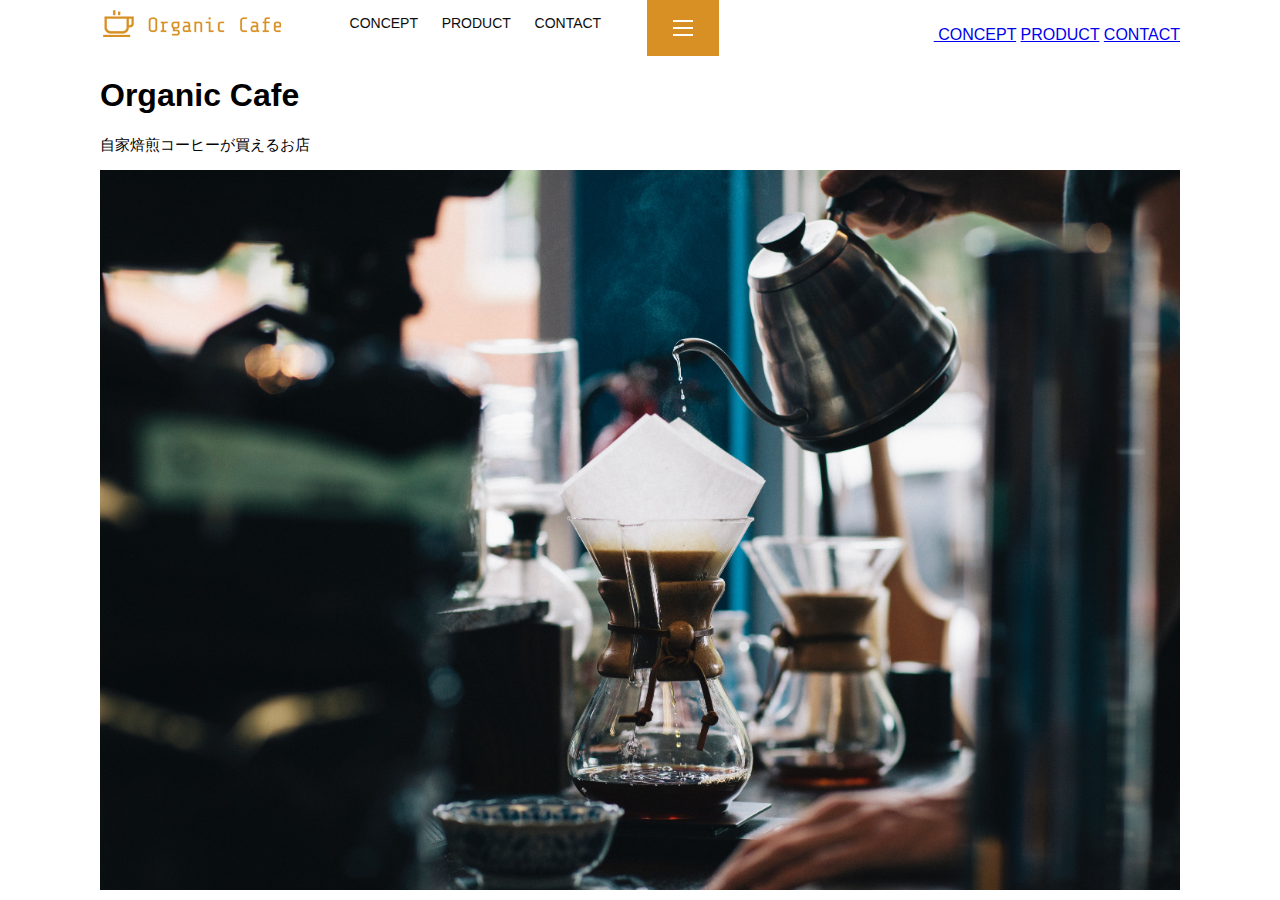
<file: html-css-kadai_013/index.html>
<!DOCTYPE html>
<html>
  <head>
    <title>Organic Cafe</title>
    <meta charset="UTF-8" />
    <meta
      name="description"
      content="自家焙煎のコーヒーがお家で楽しめるOrganic Cafe"
    />
    <meta name="viewport" content="width=device-width, initial-scale=1.0" />
    <link rel="stylesheet" href="style.css" />
  </head>
  <body>
    <!-- ヘッダー -->
    <header>
      <!-- ロゴ -->
      <a href="index.html" id="logo"
        ><img src="images/logo.png" alt="トップページに戻る"
      /></a>

      <!-- PC用ナビゲーション -->
      <nav id="nav-pc">
        <a href="index.html#concept">CONCEPT</a>
        <a href="index.html#product">PRODUCT</a>
        <a href="index.html#contact">CONTACT</a>
      </nav>

      <!-- スマホ用メニューボタン -->
      <img id="menu-sp" src="images/button-menu.png" alt="ナビゲーションを開く"
      onclick="document.getElementById('nav-sp').style.display = 'block'">

      <!-- スマホ用ナビゲーション -->
      <nav id="nav-sp">
        <img id="close"  src="images/button-close.png" alt="ナビゲーションを閉じる" onclick="document.getElementById('nav-sp').style.display = 'none'">
        <a id="logo-sp" href="index.html" onclick="document.getElementById('nav-sp').style.display = 'none'">
        <img src="images/logo-sp.png" alt="トップページに戻る">
        </a>

        <a class="menu" href="index.html#concept" onclick="document.getElementById('nav-sp').style.display = 'none'">CONCEPT</a>

        <a class="menu" href="index.html#concept" onclick="document.getElementById('nav-sp').style.display = 'none'">PRODUCT</a>

        <a class="menu" href="index.html#concept" onclick="document.getElementById('nav-sp').style.display = 'none'">CONTACT</a>

      </nav>
      
    </header>
    <main>
      <article>
        <!-- メインビジュアル -->
        <section id="main-visual">
          <div id="main-message">
            <h1>Organic Cafe</h1>
            <p>自家焙煎コーヒーが買えるお店</p>
          </div>
          <img
            src="images/main-image.jpg"
            alt="コーヒーをハンドドリップで淹れる画像"
          />
        </section>
      </article>
    </main>
  </body>
</html>
</file>
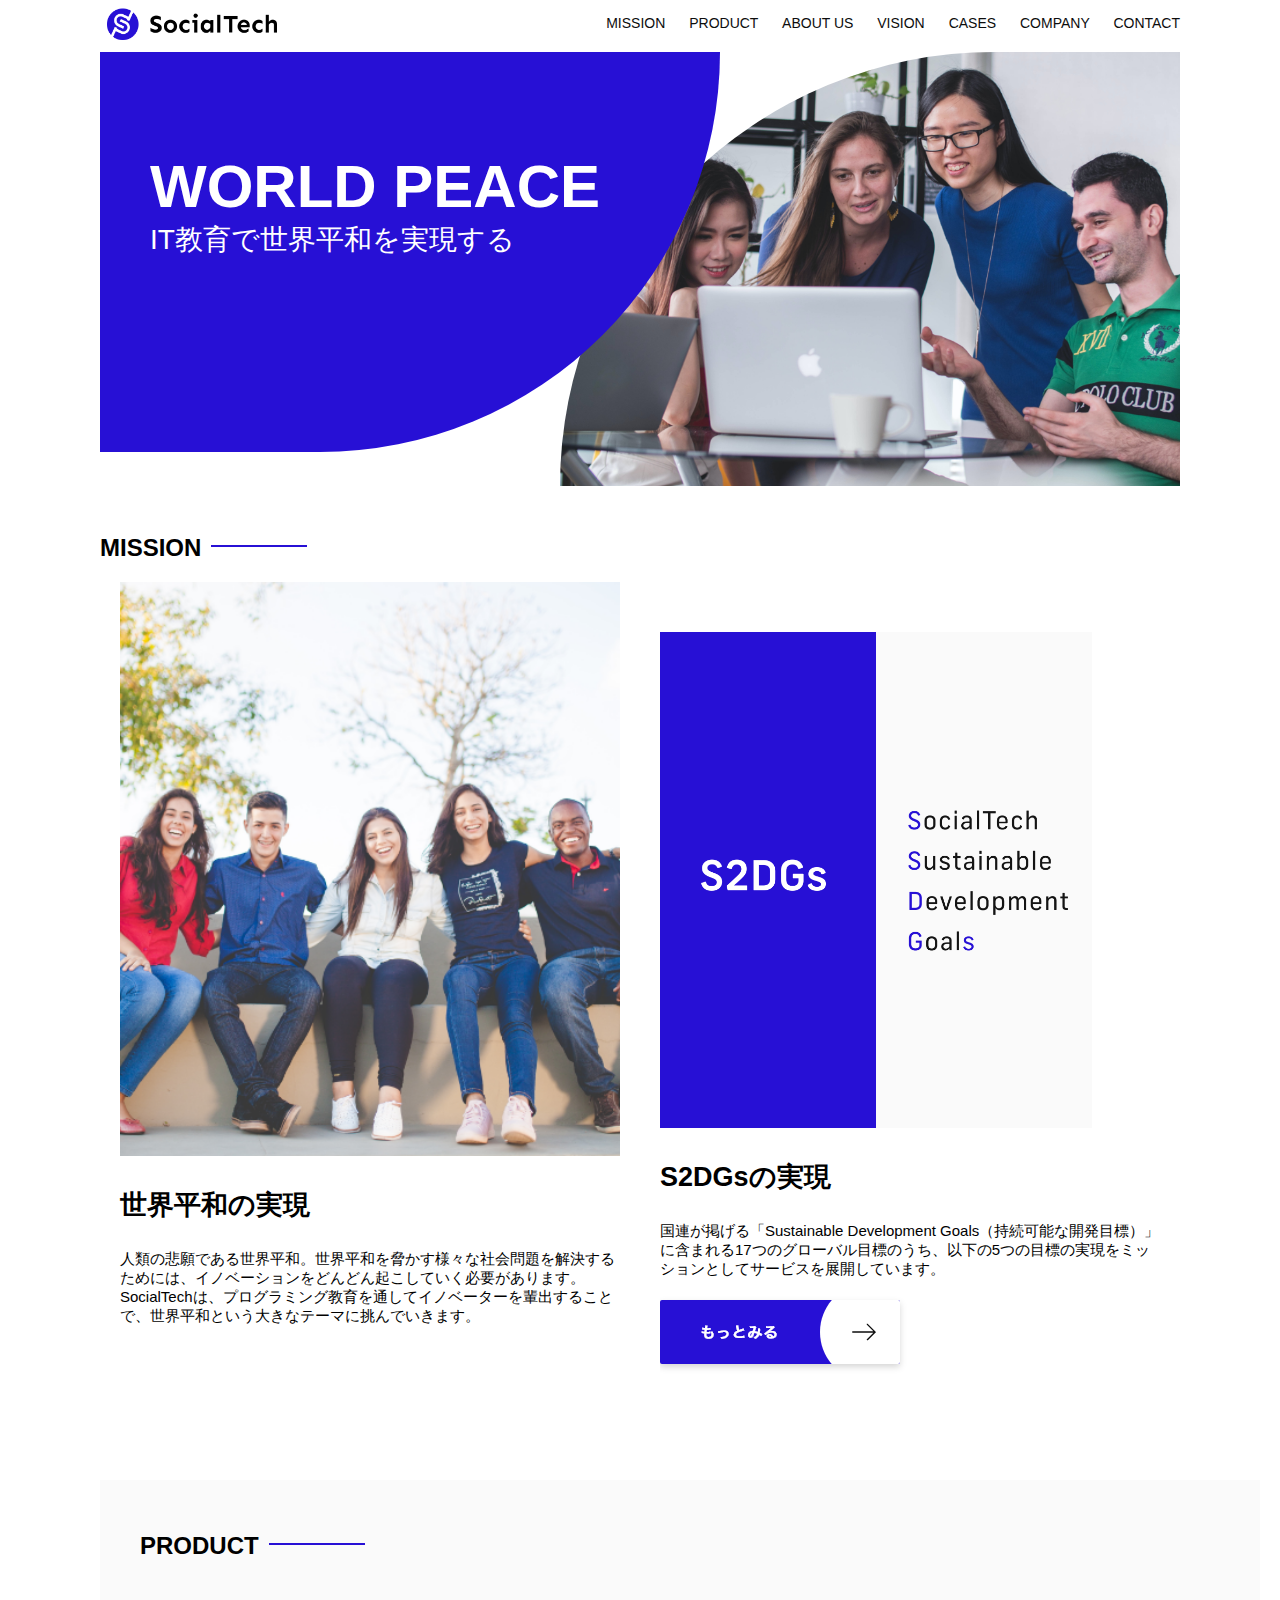
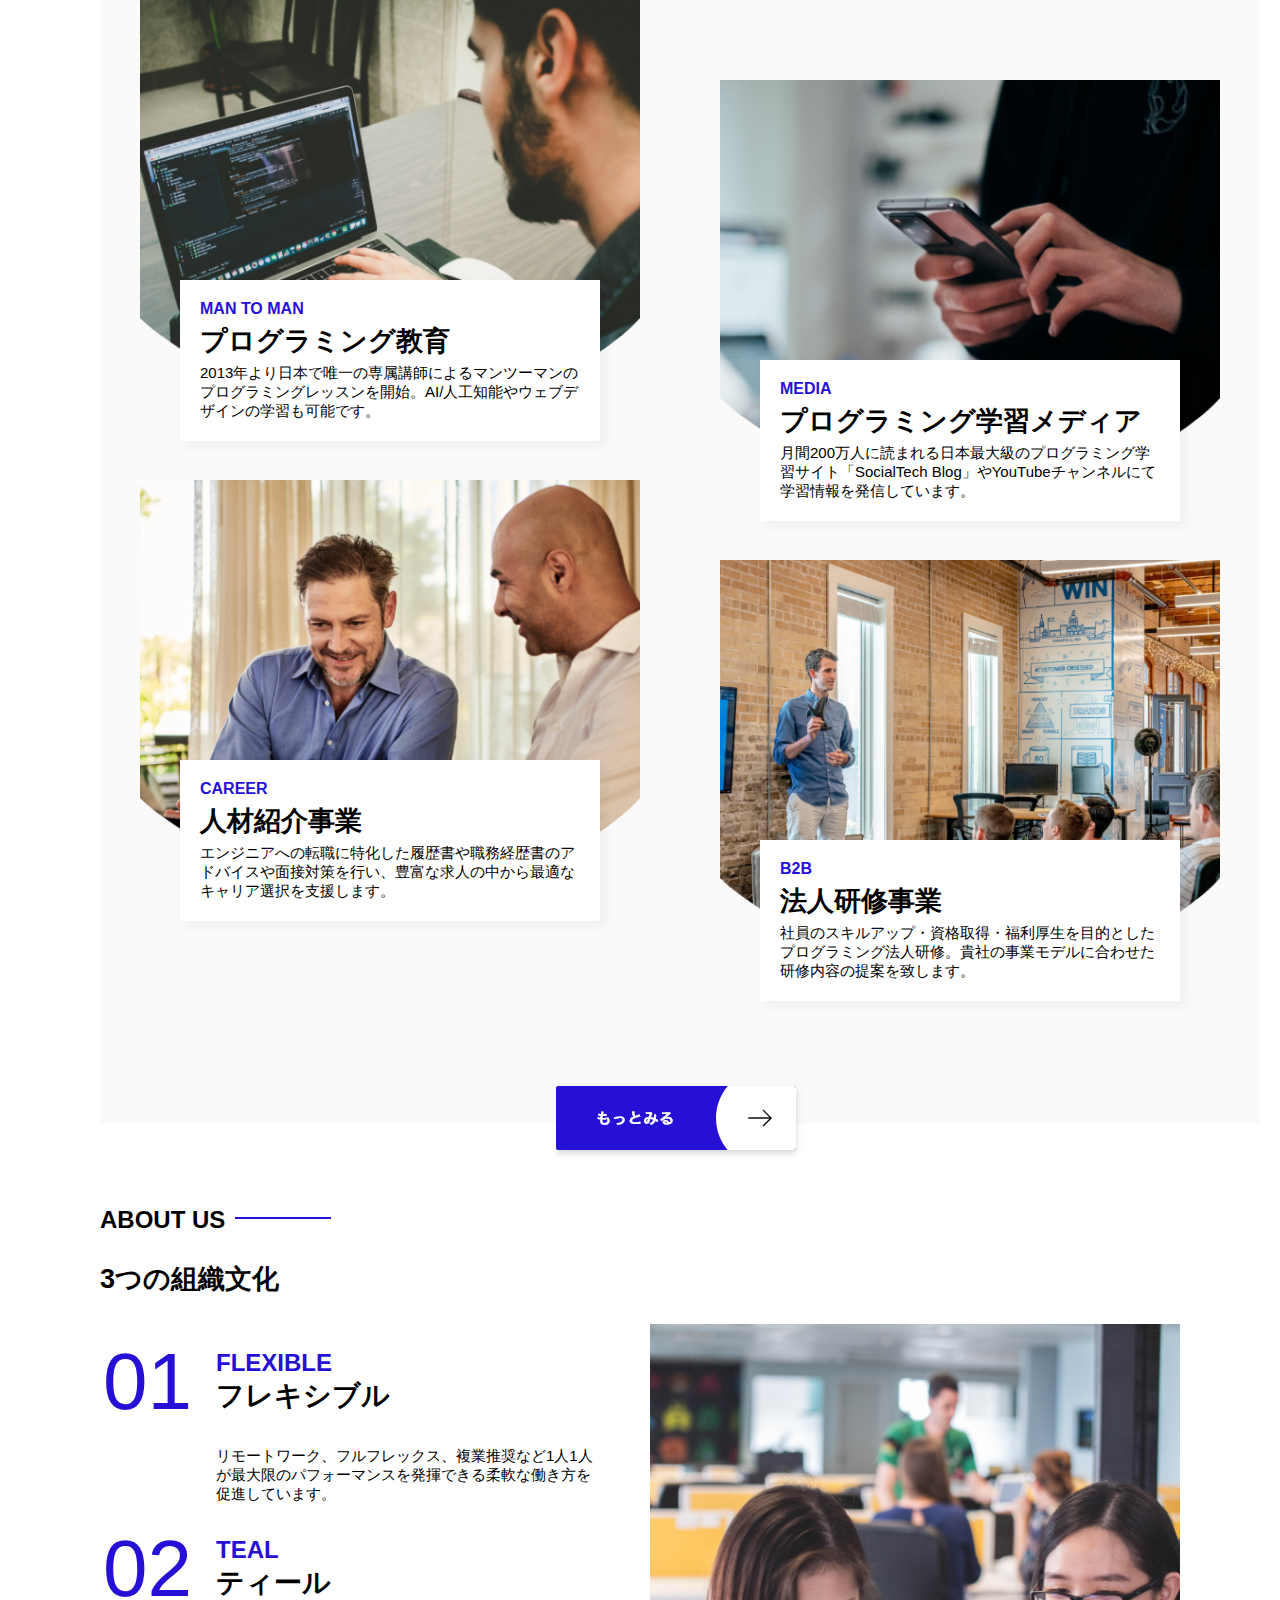
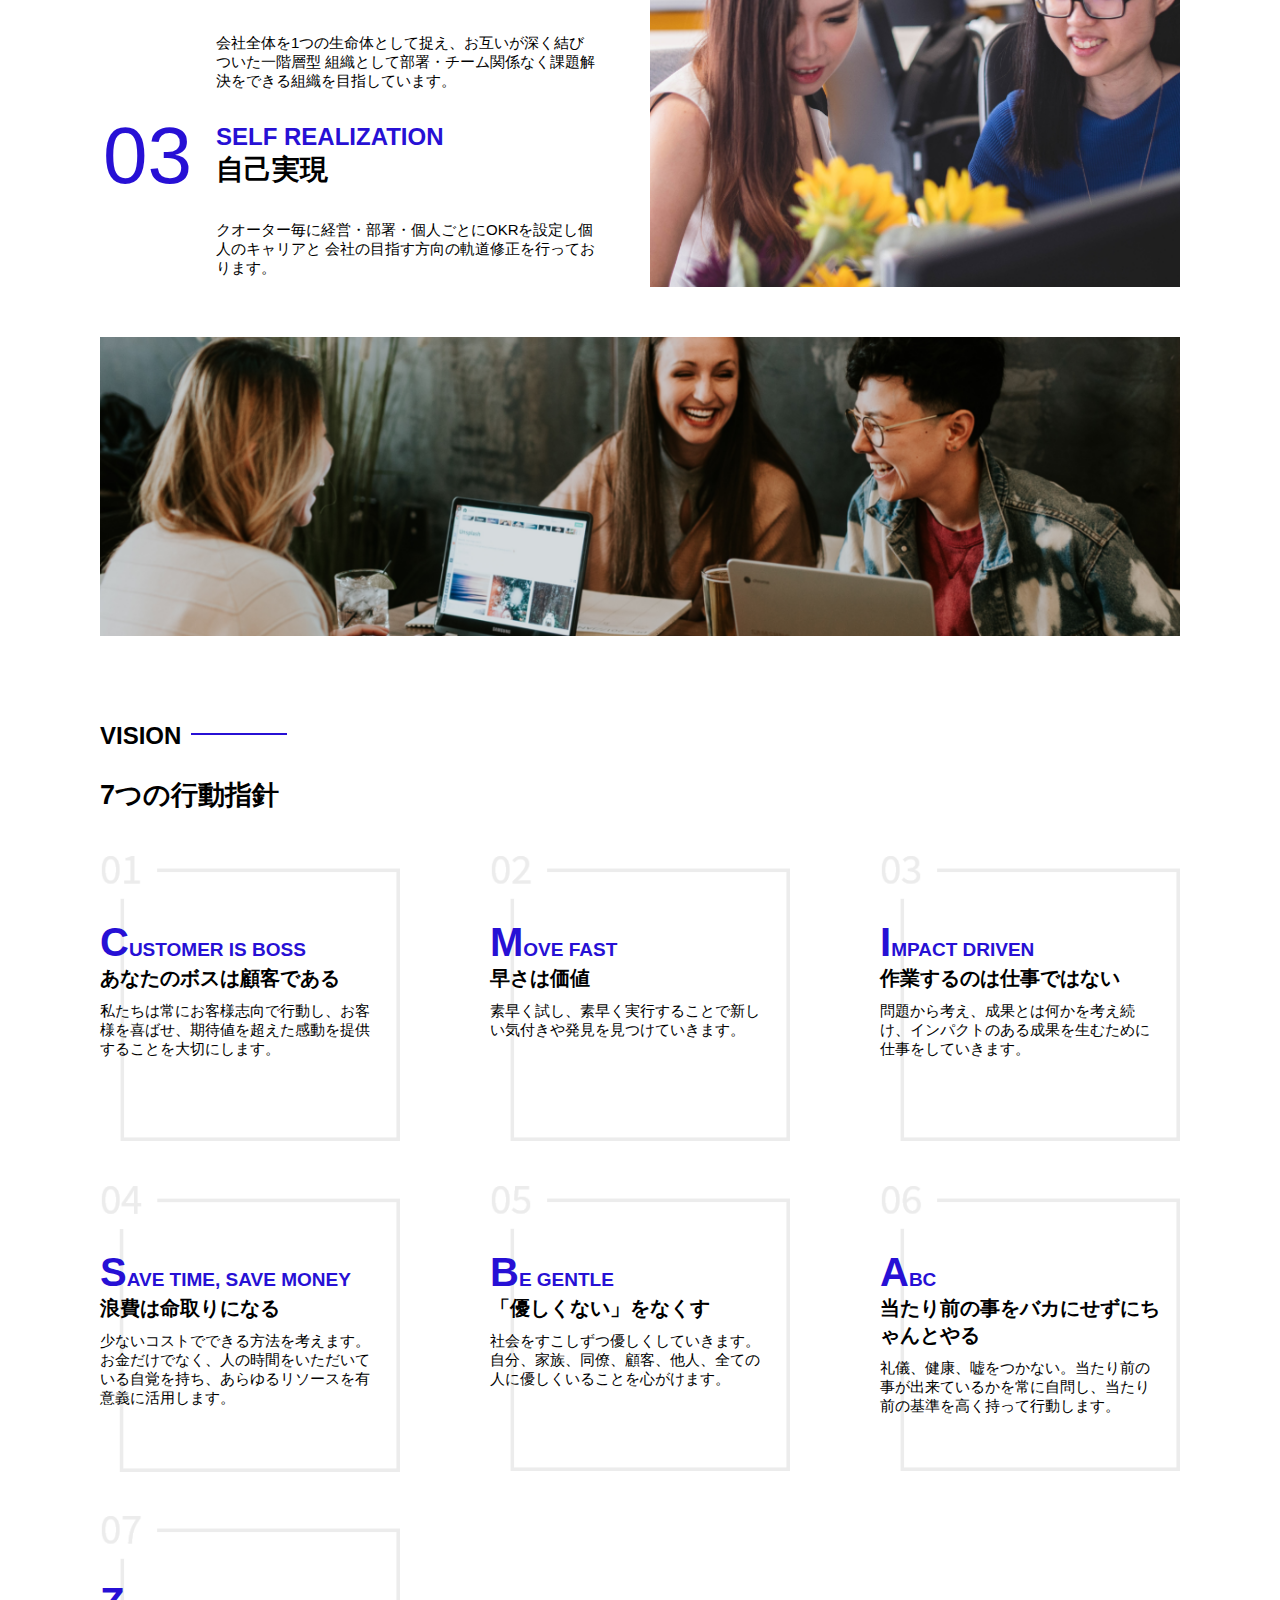
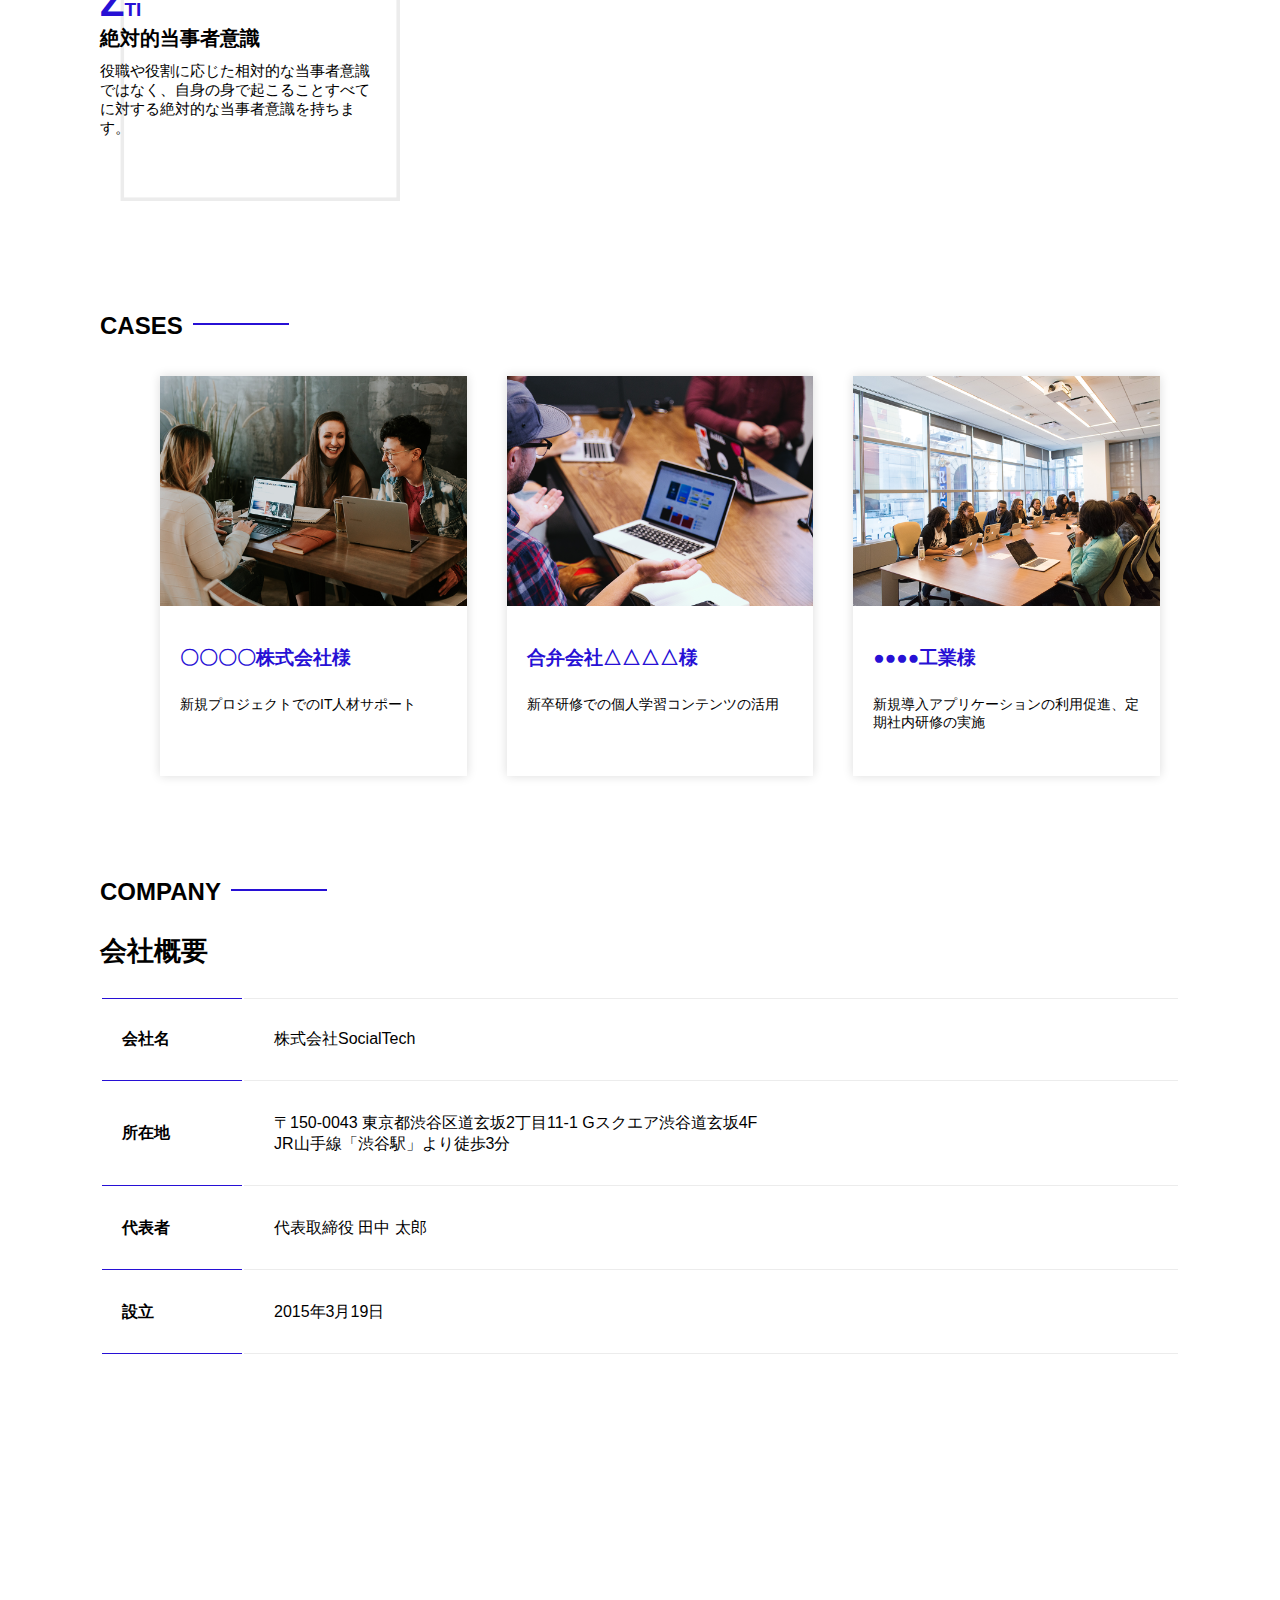
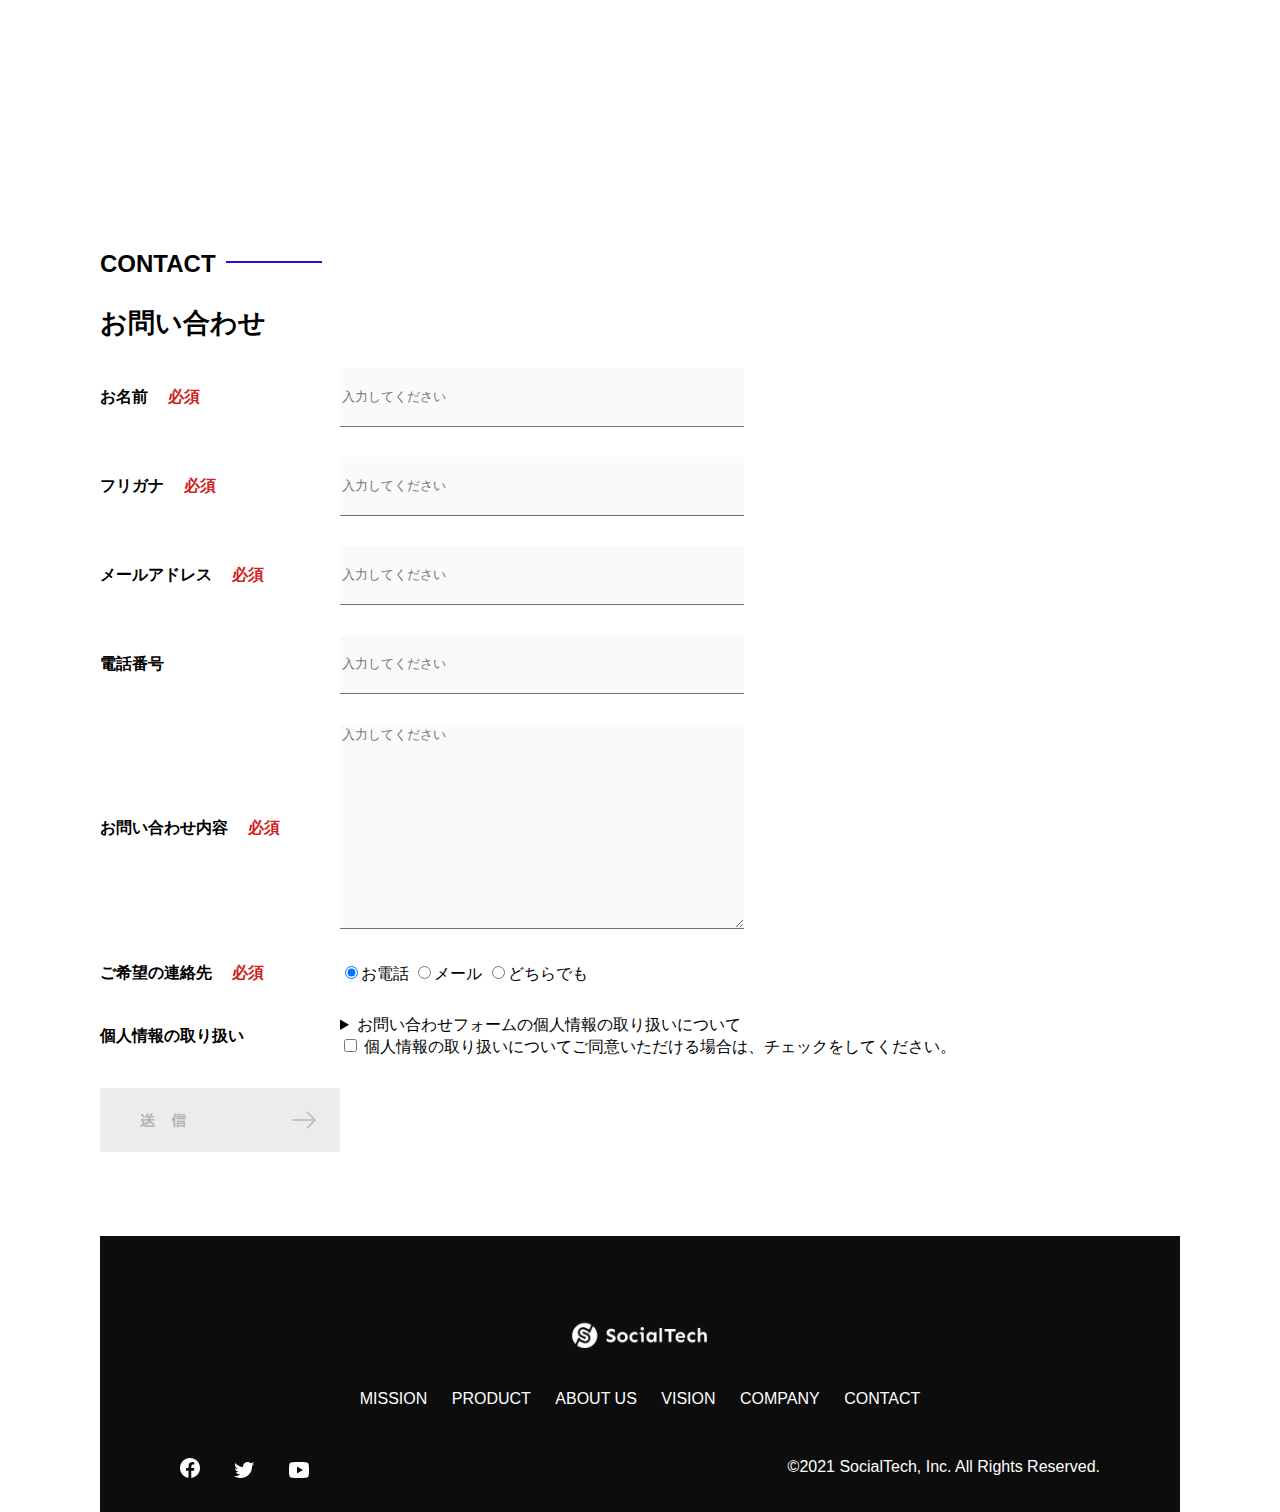
<file: socialtech-kadai_012/index.html>
<!DOCTYPE html>
<html>
  <head>
    <title>SocialTech</title>
    <meta charset="UTF-8" />
    <meta
      name="description"
      content="SocialTechはEdTech業界のリーディングカンパニーを目指します。"
    />
    <meta name="viewport" content="width=device-width, initial-scale=1.0" />
    <link rel="stylesheet" href="style.css" />
  </head>
  <body>
    <!-- ヘッダー -->
    <header>
      <!-- ロゴ -->
      <a href="index.html" id="logo"
        ><img src="images/logo.png" alt="トップページに戻る"
      /></a>

      <!-- PC用ナビゲーション -->
      <nav id="nav-pc">
        <a href="mission.html">MISSION</a>
        <a href="product.html">PRODUCT</a>
        <a href="index.html#aboutus">ABOUT US</a>
        <a href="index.html#vision">VISION</a>
        <a href="index.html#cases">CASES</a>
        <a href="index.html#company">COMPANY</a>
        <a href="index.html#contact">CONTACT</a>
      </nav>
    </header>
    <main>
      <article>
        <!-- メインビジュアル -->
        <section id="main-visual">
          <div id="main-message">
            <h1>WORLD PEACE</h1>
            <p>IT教育で世界平和を実現する</p>
          </div>
          <img
            src="images/index/index-main.png"
            alt="PCの周りに集まる多国籍の仲間たち"
          />
        </section>
        <!--ミッション-->
        <section id="mission">
          <h2 class="index-h2">MISSION</h2>
          <div id="mission-flex">
            <div>
              <img
                id="mission-photo"
                src="images/index/index-mission.png"
                alt="屋外のベンチで写真を撮影する多国籍の仲間たち"
              />
              <h3>世界平和の実現</h3>
              <p>
                人類の悲願である世界平和。世界平和を脅かす様々な社会問題を解決するためには、イノベーションをどんどん起こしていく必要があります。SocialTechは、プログラミング教育を通してイノベーターを輩出することで、世界平和という大きなテーマに挑んでいきます。
              </p>
            </div>
            <div>
              <img id="s2dgs" src="images/index/s2dgs.png" alt="S2DGs" />
              <h3>S2DGsの実現</h3>
              <p>
                国連が掲げる「Sustainable Development
                Goals（持続可能な開発目標）」に含まれる17つのグローバル目標のうち、以下の5つの目標の実現をミッションとしてサービスを展開しています。
              </p>
              <a href="mission.html">
                <img src="images/button-more.png" alt="もっとみる" />
              </a>
            </div>
          </div>
        </section>
        <!-- プロダクト -->
        <section id="product">
          <h2 class="index-h2">PRODUCT</h2>
          <div>
            <div id="product-left">
              <div>
                <img
                  class="product-photo"
                  src="images/index/index-mantoman.png"
                  alt="PCでコードを書く男性"
                />
                <div class="product-explain">
                  <span>MAN TO MAN</span>
                  <h3>プログラミング教育</h3>
                  <p>
                    2013年より日本で唯一の専属講師によるマンツーマンのプログラミングレッスンを開始。AI/人工知能やウェブデザインの学習も可能です。
                  </p>
                </div>
              </div>
              <div>
                <img
                  class="product-photo"
                  src="images/index/index-career.png"
                  alt="笑顔で話し合う2人の男性"
                />
                <div class="product-explain">
                  <span>CAREER</span>
                  <h3>人材紹介事業</h3>
                  <p>
                    エンジニアへの転職に特化した履歴書や職務経歴書のアドバイスや面接対策を行い、豊富な求人の中から最適なキャリア選択を支援します。
                  </p>
                </div>
              </div>
            </div>
            <div id="product-right">
              <div>
                <img
                  class="product-photo"
                  src="images/index/index-media.png"
                  alt="スマートフォンを操作する人"
                />
                <div class="product-explain">
                  <span>MEDIA</span>
                  <h3>プログラミング学習メディア</h3>
                  <p>
                    月間200万人に読まれる日本最大級のプログラミング学習サイト「SocialTech
                    Blog」やYouTubeチャンネルにて学習情報を発信しています。
                  </p>
                </div>
              </div>
              <div>
                <img
                  class="product-photo"
                  src="images/index/index-b2b.png"
                  alt="講演中の男性とそれを聴く人々"
                />
                <div class="product-explain">
                  <span>B2B</span>
                  <h3>法人研修事業</h3>
                  <p>
                    社員のスキルアップ・資格取得・福利厚生を目的としたプログラミング法人研修。貴社の事業モデルに合わせた研修内容の提案を致します。
                  </p>
                </div>
              </div>
            </div>
          </div>
          <div>
            <a id="product-more" href="product.html">
              <img src="images/button-more.png" alt="もっとみる" />
            </a>
          </div>
        </section>
        <!---ABOUT US-->
        <section id="aboutus">
          <h2 class="index-h2">ABOUT US</h2>
          <h3>3つの組織文化</h3>
          <div>
            <table class="culture-table">
              <tr>
                <td>
                  <span class="culture-num">01</span>
                </td>
                <td>
                  <span class="culture-en">FLEXIBLE</span>
                  <span class="culture-jp">フレキシブル</span>
                </td>
              </tr>
              <tr>
                <td>
                  <!--空のセル-->
                </td>
                <td>
                  <p class="culture-description">
                    リモートワーク、フルフレックス、複業推奨など1人1人が最大限のパフォーマンスを発揮できる柔軟な働き方を促進しています。
                  </p>
                </td>
              </tr>
              <tr>
                <td>
                  <span class="culture-num">02</span>
                </td>
                <td>
                  <span class="culture-en">TEAL</span>
                  <span class="culture-jp">ティール</span>
                </td>
              </tr>
              <tr>
                <td>
                  <!--空のセル-->
                </td>
                <td>
                  <p class="culture-description">
                    会社全体を1つの生命体として捉え、お互いが深く結びついた一階層型
                    組織として部署・チーム関係なく課題解決をできる組織を目指しています。
                  </p>
                </td>
              </tr>
              <tr>
                <td>
                  <span class="culture-num">03</span>
                </td>
                <td>
                  <span class="culture-en">SELF REALIZATION</span>
                  <span class="culture-jp">自己実現</span>
                </td>
              </tr>
              <tr>
                <td>
                  <!--空のセル-->
                </td>
                <td>
                  <p class="culture-description">
                    クオーター毎に経営・部署・個人ごとにOKRを設定し個人のキャリアと
                    会社の目指す方向の軌道修正を行っております。
                  </p>
                </td>
              </tr>
            </table>
            <img
              class="culture-img"
              src="images/index/index-aboutus1.png"
              alt="笑顔で話し合う2人の女性"
            />
          </div>
          <img
            class="culture-img2"
            src="images/index/index-aboutus2.png"
            alt="笑顔で話し合う3人の男女"
          />
        </section>
        <!-- VISION -->
        <section id="vision">
          <h2 class="index-h2">VISION</h2>
          <h3>7つの行動指針</h3>
          <div>
            <div class="vision-box">
              <img src="images/index/vision-01.png" alt="01" />
              <span>
                <h4>CUSTOMER IS BOSS</h4>
                <h5>あなたのボスは顧客である</h5>
                <p>
                  私たちは常にお客様志向で行動し、お客様を喜ばせ、期待値を超えた感動を提供することを大切にします。
                </p>
              </span>
            </div>
            <div class="vision-box">
              <img src="images/index/vision-02.png" alt="02" />
              <span>
                <h4>MOVE FAST</h4>
                <h5>早さは価値</h5>
                <p>
                  素早く試し、素早く実行することで新しい気付きや発見を見つけていきます。
                </p>
              </span>
            </div>
            <div class="vision-box">
              <img src="images/index/vision-03.png" alt="03" />
              <span>
                <h4>IMPACT DRIVEN</h4>
                <h5>作業するのは仕事ではない</h5>
                <p>
                  問題から考え、成果とは何かを考え続け、インパクトのある成果を生むために仕事をしていきます。
                </p>
              </span>
            </div>
            <div class="vision-box">
              <img src="images/index/vision-04.png" alt="04" />
              <span>
                <h4>SAVE TIME, SAVE MONEY</h4>
                <h5>浪費は命取りになる</h5>
                <p>
                  少ないコストでできる方法を考えます。お金だけでなく、人の時間をいただいている自覚を持ち、あらゆるリソースを有意義に活用します。
                </p>
              </span>
            </div>
            <div class="vision-box">
              <img src="images/index/vision-05.png" alt="05" />
              <span>
                <h4>BE GENTLE</h4>
                <h5>「優しくない」をなくす</h5>
                <p>
                  社会をすこしずつ優しくしていきます。自分、家族、同僚、顧客、他人、全ての人に優しくいることを心がけます。
                </p>
              </span>
            </div>
            <div class="vision-box">
              <img src="images/index/vision-06.png" alt="06" />
              <span>
                <h4>ABC</h4>
                <h5>当たり前の事をバカにせずにちゃんとやる</h5>
                <p>
                  礼儀、健康、嘘をつかない。当たり前の事が出来ているかを常に自問し、当たり前の基準を高く持って行動します。
                </p>
              </span>
            </div>
            <div class="vision-box">
              <img src="images/index/vision-07.png" alt="07" />
              <span>
                <h4>ZTI</h4>
                <h5>絶対的当事者意識</h5>
                <p>
                  役職や役割に応じた相対的な当事者意識ではなく、自身の身で起こることすべてに対する絶対的な当事者意識を持ちます。
                </p>
              </span>
            </div>
          </div>
        </section>

        <!-- CASES -->
        <section id="cases">
          <h2 class="index-h2">CASES</h2>
          <ul>
            <li class="case-card">
              <img class="case-img "src="images/index/case-1.png" alt="仲良く語り合う3人">
              <div class="case-info">
                <h4 class="case-name">〇〇〇〇株式会社様</h4>
                <p class="case-content">新規プロジェクトでのIT人材サポート</p>
              </div>
            </li>
            <li class="case-card">
              <img class="case-img" src="images/index/case-2.png" alt="PCでコンテンツを見る">
              <div class="case-info">
                <h4 class="case-name">合弁会社△△△△様</h4>
                <p class="case-content">新卒研修での個人学習コンテンツの活用</p>
              </div>
            </li>
            <li class="case-card">
              <img class="case-img" src="images/index/case-3.png" alt="社内研修中の会議室">
              <div class="case-info">
                <h4 class="case-name">●●●●工業様</h4>
                <p class="case-content">新規導入アプリケーションの利用促進、定期社内研修の実施</p>
              </div>
            </li>
          </ul>
        </section>

        <!-- COMPANY -->
        <section id="company">
          <h2 class="index-h2">COMPANY</h2>
          <h3>会社概要</h3>
          <table id="company-table">
            <tr>
              <th class="tableheader-first">会社名</th>
              <td class="cell-first">株式会社SocialTech</td>
            </tr>
            <tr>
              <th class="tableheader">所在地</th>
              <td class="cell">
                〒150-0043 東京都渋谷区道玄坂2丁目11-1 Gスクエア渋谷道玄坂4F<br />JR山手線「渋谷駅」より徒歩3分
              </td>
            </tr>
            <tr>
              <th class="tableheader">代表者</th>
              <td class="cell">代表取締役 田中 太郎</td>
            </tr>
            <tr>
              <th class="tableheader">設立</th>
              <td class="cell">2015年3月19日</td>
            </tr>
          </table>
          <iframe
            src="https://www.google.com/maps/embed?pb=!1m18!1m12!1m3!1d3241.7759544892483!2d139.69399665123464!3d35.65789123876098!2m3!1f0!2f0!3f0!3m2!1i1024!2i768!4f13.1!3m3!1m2!1s0x60188caa0042e8d1%3A0xba130bea826a7aa2!2z44CSMTUwLTAwNDMg5p2x5Lqs6YO95riL6LC35Yy66YGT546E5Z2C77yS5LiB55uu77yR77yR4oiS77yR!5e0!3m2!1sja!2sjp!4v1636872991912!5m2!1sja!2sjp"
            style="border: 0"
            allowfullscreen=""
            loading="lazy"
          >
          </iframe>
        </section>
        <!-- お問い合わせフォーム -->
        <section id="contact">
          <h2 class="index-h2">CONTACT</h2>
          <h3>お問い合わせ</h3>
          <form>
            <div>
              <div class="contact-heading">
                <label class="contact-label"
                  >お名前<span class="contact-span">必須</span></label
                >
              </div>
              <div class="contact-form">
                <input
                  type="text"
                  name="name"
                  placeholder="入力してください"
                  class="contact-textbox"
                />
              </div>
            </div>
            <div>
              <div class="contact-heading">
                <label class="contact-label"
                  >フリガナ<span class="contact-span">必須</span></label
                >
              </div>
              <div>
                <input
                  type="text"
                  name="hurigana"
                  placeholder="入力してください"
                  class="contact-textbox"
                />
              </div>
            </div>
            <div>
              <div class="contact-heading">
                <label class="contact-label"
                  >メールアドレス<span class="contact-span">必須</span></label
                >
              </div>
              <div>
                <input
                  type="text"
                  name="email"
                  placeholder="入力してください"
                  class="contact-textbox"
                />
              </div>
            </div>
            <div>
              <div class="contact-heading">
                <label class="contact-label">電話番号</label>
              </div>
              <div>
                <input
                  type="text"
                  name="tel"
                  placeholder="入力してください"
                  class="contact-textbox"
                />
              </div>
            </div>
            <div>
              <div class="contact-heading">
                <label class="contact-label"
                  >お問い合わせ内容<span class="contact-span">必須</span></label
                >
              </div>
              <div>
                <textarea
                  class="contact-textarea"
                  placeholder="入力してください"
                  name="message"
                ></textarea>
              </div>
            </div>
            <div>
              <div class="contact-heading">
                <label class="contact-label"
                  >ご希望の連絡先<span class="contact-span">必須</span></label
                >
              </div>
              <div>
                <input
                  class="radiobutton"
                  type="radio"
                  value="tel"
                  name="contact"
                  checked
                /><label>お電話</label>
                <input
                  class="radiobutton"
                  type="radio"
                  value="mail"
                  name="contact"
                /><label>メール</label>
                <input
                  class="radiobutton"
                  type="radio"
                  value="both"
                  name="contact"
                /><label>どちらでも</label>
              </div>
            </div>
            <div>
              <div class="contact-heading">
                <label class="contact-label">個人情報の取り扱い</label>
              </div>
              <div>
                <details>
                  <summary>
                    お問い合わせフォームの個人情報の取り扱いについて
                  </summary>
                  <div>
                    <span>１．組織の名称又は氏名</span><br />
                    株式会社SocialTech<br /><br />
                    <span
                      >２．個人情報保護管理者（若しくはその代理人）の氏名又は職名、所属及び連絡先
                      鈴木 一郎 コーポレート部</span
                    ><br />
                    メールアドレス：support@socialtech.net<br />
                    TEL：03-xxxx-xxxx<br />
                    <span>３．個人情報の利用目的</span><br />
                    ・本サービス及び本サービスに関連する情報の提供又はそれらに関する連絡のため<br />
                    ・ユーザーの本人確認のため<br />
                    ・当社サービスのご案内のため<br />
                    ・当社の商品等の広告または宣伝（電子メールによるものを含むものとします。）<br /><br />
                    <span>４．個人情報の取り扱い業務の委託</span><br />
                    個人情報の取扱業務の全部または一部を外部に業務委託する場合があります。<br />
                    その際、弊社は、個人情報を適切に保護できる管理体制を敷き実行していることを条件として<br />
                    委託先を厳選したうえで、機密保持契約を委託先と締結し、お客様の個人情報を厳密に管理させます。<br /><br />
                    <span>５．個人情報の開示等の請求</span><br />
                    お客様は、弊社に対してご自身の個人情報の開示等（利用目的の通知、開示、内容の訂正・追加・削除、利用の停止または消去、第三者への提供の停止）に関して、当社問合わせ窓口に申し出ることができます。<br />
                    その際、弊社はお客様ご本人を確認させていただいたうえで、合理的な期間内に対応いたします。<br /><br />
                    なお、個人情報に関する弊社問合わせ先は、次の通りです。<br /><br />
                    株式会社SocialTech　個人情報問合せ窓口<br />
                    〒150-0043　東京都渋谷区道玄坂2丁目11-1 Ｇスクエア渋谷道玄坂
                    4F<br />
                    メールアドレス：support@socialtech.net　TEL：03-xxxx-xxxx<br /><br />
                    <span>６．個人情報を提供されることの任意性について</span
                    ><br /><br />
                    お客様がご自身の個人情報を弊社に提供されるか否かは、お客様のご判断によりますが、もしご提供されない場合には、適切なサービスが提供できない場合がありますので予めご了承ください。
                  </div>
                </details>
                <input type="checkbox" name="agree" />
                <span
                  >個人情報の取り扱いについてご同意いただける場合は、チェックをしてください。</span
                >
              </div>
            </div>
            <input
              type="image"
              value="Submit"
              src="images/button-submit.png"
              alt="送信する"
            />
          </form>
        </section>
      </article>
      <footer>
        <div id="footer-logo">
          <img src="images/logo-sp.png" alt="SocialTech" />
        </div>
        <div id="footer-link">
          <a href="mission.html">MISSION</a>
          <a href="product.html">PRODUCT</a>
          <a href="index.html#aboutus">ABOUT US</a>
          <a href="index.html#vision">VISION</a>
          <a href="index.html#company">COMPANY</a>
          <a href="index.html#contact">CONTACT</a>
        </div>
        <div id="sns-footer">
          <a href="https://www.facebook.com/sejuku2013"
            ><img src="images/button-facebook.png" alt="Facebookのリンク"
          /></a>
          <a href="https://twitter.com/samuraijuku"
            ><img src="images/button-twitter.png" alt="Twitterのリンク"
          /></a>
          <a href="https://www.youtube.com/channel/UCCFOQO5aDK0xXam4cUQXT8g"
            ><img src="images/button-youtube.png" alt="YouTubeのリンク"
          /></a>
          <span id="copyright"
            >&copy;2021 SocialTech, Inc. All Rights Reserved.
          </span>
        </div>
      </footer>
    </main>
  </body>
</html>
</file>
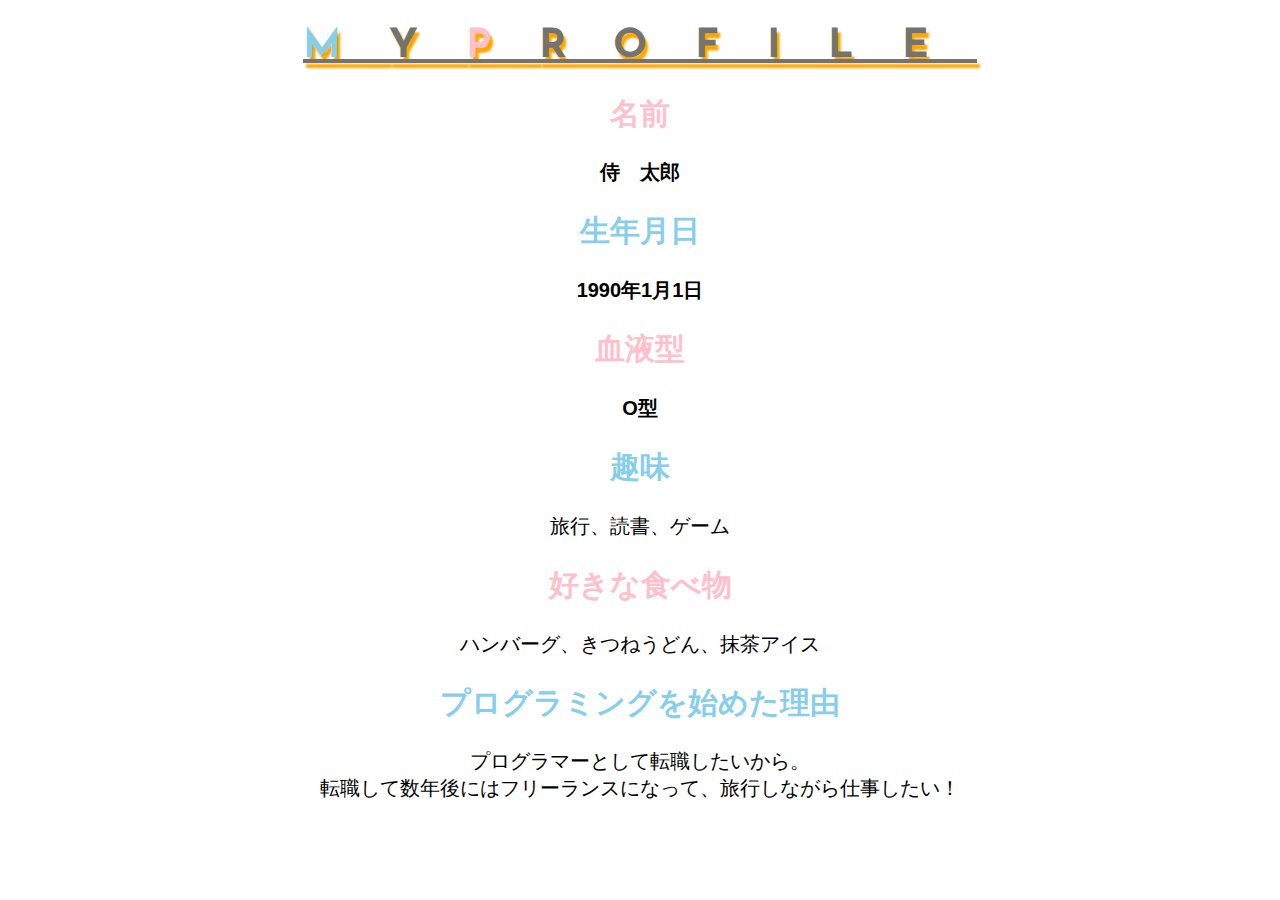
<file: kadai_014/kadai_014.html>
<!DOCTYPE html>
<html>
  <head>
    <title>14章課題</title>
    <meta name="descripution" content="このページは14章の課題です。">
    <meta charset="utf-8">
    <link rel="stylesheet" href="style.css">
    <link rel="preconnect" href="https://fonts.googleapis.com">
<link rel="preconnect" href="https://fonts.gstatic.com" crossorigin>
<link href="https://fonts.googleapis.com/css2?family=Josefin+Sans&display=swap" rel="stylesheet">

  </head>
  <body>
    <h1 class="google-fonts"><span class="color-skyblue">M</span>Y<span class="color-pink">P</span>ROFILE</h1>

    <div class="parent">
      <h2><span class="color-pink">名前</span></h2>
     <p>侍　太郎</p>
    
     <h2><span class="color-skyblue">生年月日</span></h2>
     
     <p>1990年1月1日</p>
    
     <h2><span class="color-pink">血液型</span></h2>
    
     <p>O型</p>

    </div>

    <h2><span class="color-skyblue">趣味</span></h2>

    <p>旅行、読書、ゲーム</p>

    <h2><span class="color-pink">好きな食べ物</span></h2>

    <p>ハンバーグ、きつねうどん、抹茶アイス</p>

    <h2><span class="color-skyblue">プログラミングを始めた理由</span></h2>

    <p>プログラマーとして転職したいから。<br>転職して数年後にはフリーランスになって、旅行しながら仕事したい！</p>

    
  </body>
</html>
</file>
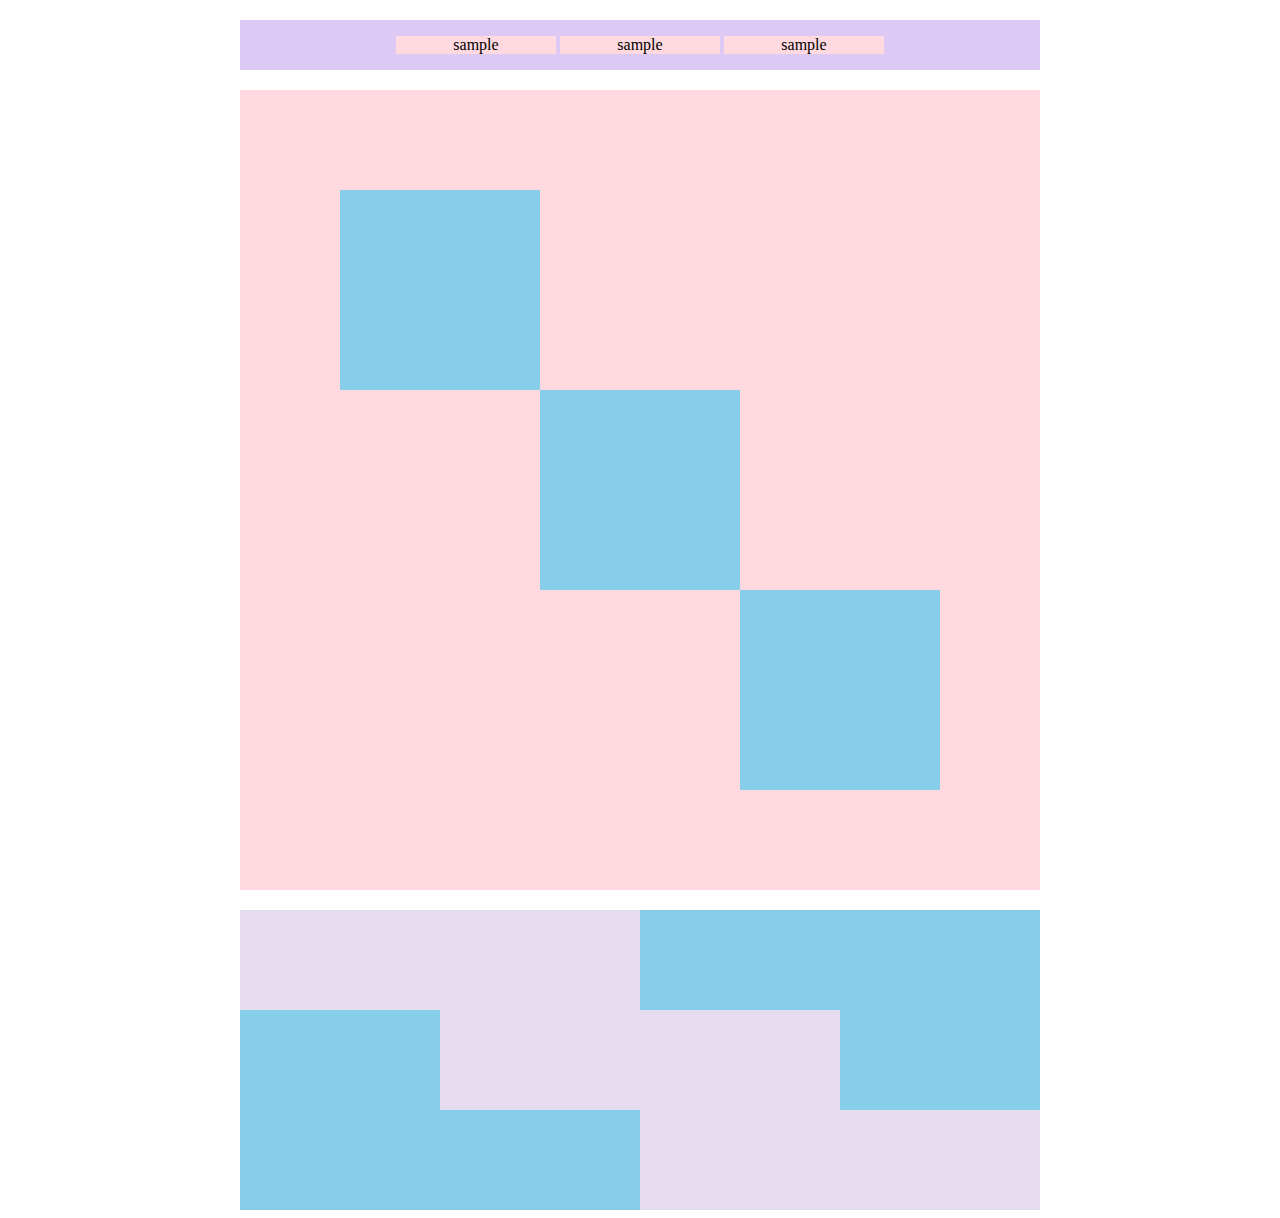
<file: kadai_018/kadai_018.html>
<!DOCTYPE html>
<html>
  <head>
    <title>18章課題</title>
    <meta name="descripution" content="このページは18章の課題です。">
    <meta charset="utf-8">
    <link rel="stylesheet" href="style.css">
  </head>
  <body>
    <div id="top">
      <p class="top-child">sample</p>
      <p class="top-child">sample</p>
      <p class="top-child">sample</p>
    </div>

    <div id="middle">
      <div id="middle-child01">
      </div>
      <div id="middle-child02">
      </div>
      <div id="middle-child03">
      </div>
    </div>

    <div id="bottom">
      <div id="bottom-child01">
      </div>
      <div id="bottom-child02">
      </div>
      <div id="bottom-child03">
    </div>
    

  </body>
</html>
</file>
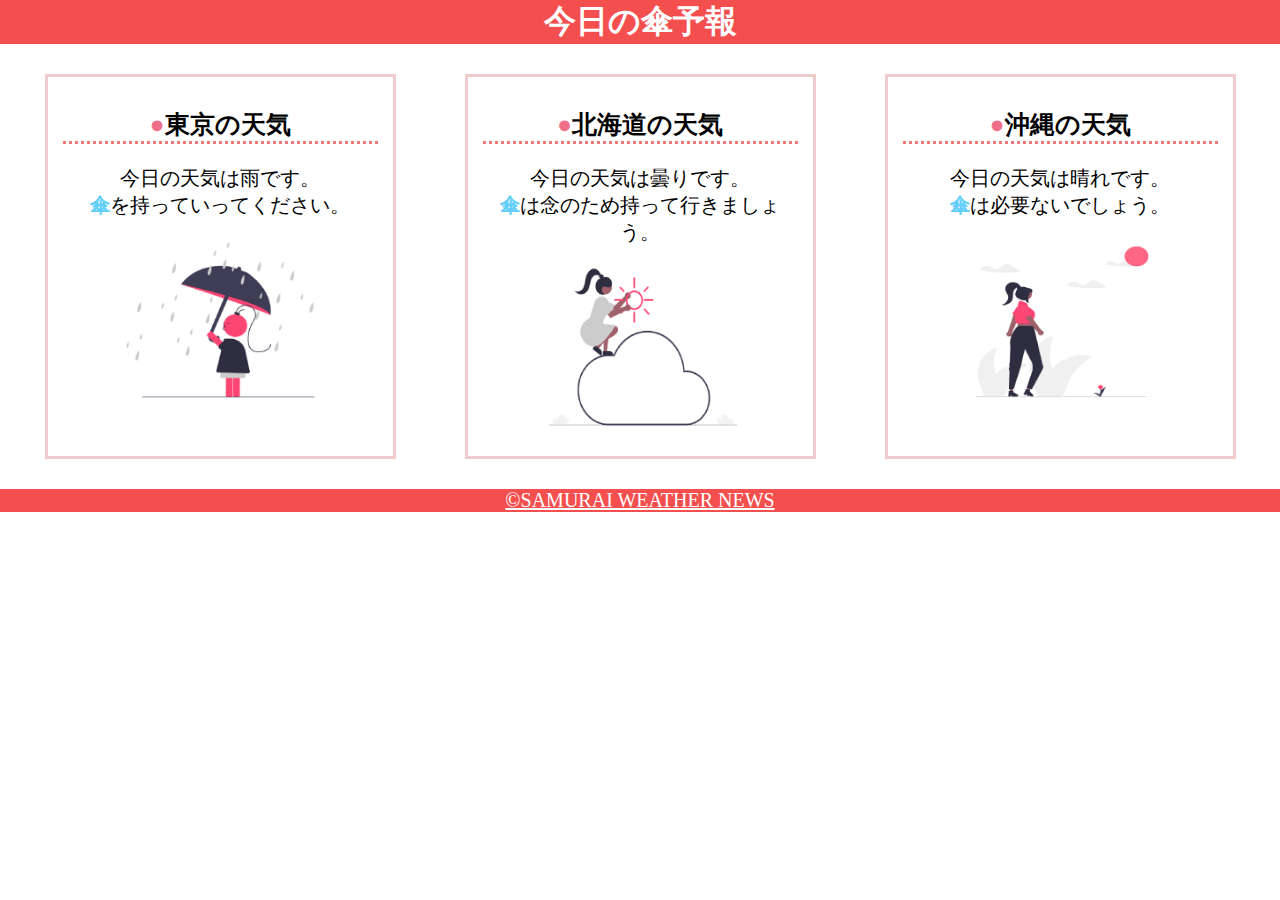
<file: kadai_022/kadai_022.html>
<!DOCTYPE html>
<html>
  <head>
    <title>22章課題</title>
    <meta charset="utf-8">
    <meta name="descripution" content="このページは22章の課題です。">
    <link rel="stylesheet" href="style.css">
    <meta name="viewport" content="width=device-width, initial-scale=1.0">
    <body>
      <header>
        <h1>今日の傘予報</h1>
      </header>

      <main>
        <div id="parent">

          <div class="content">
            <h2>東京の天気</h2>
            <p>今日の天気は雨です。</p>
            <p>傘を持っていってください。</p>
            <img src="images/rainy.png">
          </div>

          <div class="content">
            <h2>北海道の天気</h2>
            <p>今日の天気は曇りです。</p>
            <p>傘は念のため持って行きましょう。</p>
            <img src="images/cloudy.png">
          </div>

          <div class="content">
            <h2>沖縄の天気</h2>
            <p>今日の天気は晴れです。</p>
            <p>傘は必要ないでしょう。</p>
            <img src="images/sunny.png">
          </div>
        
        </div>




      </main>

      <footer>
        <a href="https://www.sejuku.net/corp/">&copy;SAMURAI WEATHER NEWS</a>
      </footer>
      
    </body>
  </head>
</html>
</file>
<file: html-css-kadai_013/style.css>
/* PC、スマホ共通スタイル */
body {
  font-family: "Source Sans Pro", "Hiragino Kaku Gothic ProN", Meiryo, Arial,
    sans-serif;
}

p {
  font-size: 15px;
}

#main-visual>img {
  width: 100%;
}

/*================
PC用のスタイル 
=================*/
@media screen and (min-width: 768px) {
  /* 横幅設定 */
  body {
    max-width: 1080px;
    min-width: 960px;
    margin: 0 auto 0 auto;
  }

  /* ヘッダー */
  header {
    display: flex;
    justify-content: space-between;
  }

  /* ナビゲーションのレイアウト */
  #nav-pc {
    text-align: right;
    font-size: 14px;
    padding-top: 15px;
  }

  /* ナビゲーションのリンクの装飾設定 */
  #nav-pc>a {
    text-decoration: none;
    margin-left: 20px;
  }

  #nav-pc>a:link {
    color: #0d0d0d;
  }

  #nav-pc>a:visited {
    color: #0d0d0d;
  }

  #nav-pc>a:hover {
    color: #0d0d0d;
    text-decoration: underline;
  }

  #nav-pc>a:active {
    color: #0d0d0d;
  }
}

/*====================
  スマートフォン用のスタイル
  =====================*/
  @media screen and (max-width: 767px) {
    body{
      min-width: 375px;
      margin: 0;
    }
    /* PCのナビゲーションを非表示に */
    #nav-pc{
      display: none;
    }
    /* ハンバーガーメニュー */
    #menu-sp{
      float: right;
      padding:0; 
    }
    /* スマホ用ナビゲーション */
    #nav-sp{
      background-color: #ce933e;
      position: absolute;
      left: 0;
      top: 0;
      height: 100%;
      width: 100%;
      display: none;
      z-index: 100;
    }
    /* xボタン */
    #close{
      position: absolute;
      top: 20px;
      right: 20px;
    }

    /* ナビゲーションメニュー用ロゴ */
    #logo-sp{
      margin: 80px 0px 30px 20px;
    }
    #nav-sp>a{
      display: block;
    }
    #nav-sp >a:link{
      color: #ffffff;
    }
    #nav-sp >a:visited{
      color: #ffffff;
    }
    #nav-sp >a:hover{
      color: #ffffff;
    }
    #nav-sp >a:hover{
      text-decoration: underline;
    }
    #nav-sp >a:active{
      color: #ffffff;
    }
    #nav-sp > .menu{
      text-decoration: none;
      display: block;
      margin: 0 20px;
      height: 44px;
      font-size: 16px;
      background-image:url(images/arrow.pn);
      background-repeat: no-repeat;
      background-position:right top;
    }
    #manu-sp{
      display: none;
    }
    #nav-sp{
      display: none;
    }
  }
</file>
<file: socialtech-kadai_012/style.css>
/* PC、スマホ共通スタイル */
body {
  font-family: "Source Sans Pro", "Hiragino Kaku Gothic ProN", Meiryo, Arial,
    sans-serif;
}

p {
  font-size: 15px;
}

/*================
PC用のスタイル 
=================*/
/* 横幅設定 */
body {
  max-width: 1080px;
  min-width: 960px;
  margin: 0 auto 0 auto;
}

/* ヘッダー */
header {
  display: flex;
  justify-content: space-between;
}

/* ナビゲーションのレイアウト */
#nav-pc {
  text-align: right;
  font-size: 14px;
  padding-top: 15px;
}

/* ナビゲーションのリンクの装飾設定 */
#nav-pc>a {
  text-decoration: none;
  margin-left: 20px;
}

#nav-pc>a:link {
  color: #0d0d0d;
}

#nav-pc>a:visited {
  color: #0d0d0d;
}

#nav-pc>a:hover {
  color: #0d0d0d;
  text-decoration: underline;
}

#nav-pc>a:active {
  color: #0d0d0d;
}

/* メインビジュアル*/
#main-visual {
  position: relative;
  height: 400px;
}

#main-message {
  position: absolute;
  top: 0;
  left: 0;
  background-color: #2710d5;
  color: #ffffff;
  border-radius: 0 0 476px 0;
  max-width: 620px;
  height: 100%;
  width: 100%;
  z-index: 11;
}

#main-message>h1 {
  font-size: 60px;
  font-weight: bold;
  margin: 100px 0 0 50px;
}

#main-message>p {
  font-size: 28px;
  margin: 0 0 0 50px;
}

#main-visual>img {
  max-width: 620px;
  border-radius: 476px 0 0 0;
  position: absolute;
  top: 0;
  right: 0;
  z-index: 10;
}

/* 見出し */
h2 {
  margin: 40px 0 0 0;
}

h2::after {
  content: url("images/line.png");
  margin-left: 10px;
}

h3 {
  font-size: 27px;
}

/* ミッション */
#mission {
  margin: 80px auto 80px auto;
  width: 100%;
}

#mission-flex {
  width: 100%;
  display: flex;
}

#mission-flex>div {
  width: 50%;
  margin: 20px;
}

#mission-photo {
  width: 100%;
}

#s2dgs {
  margin-top: 50px;
}

/* プロダクト */
#product {
  background-color: #fafafa;
  width: 100%;
  margin: 80px 0 80px 0;
  padding: 10px 40px 0px 40px;
}

/* 外枠 */
#product>div {
  margin-top: 40px;
  display: flex;
}

/* 左のカラム */
#product-left {
  width: 50%;
  margin-right: 20px;
}

/* 右のカラム */
#product-right {
  width: 50%;
  margin-left: 20px;
  margin-top: 80px;
}

/* 画像＋説明の枠 */
#product-left>div {
  position: relative;
  height: 480px;
  margin-right: 20px;
}

#product-right>div {
  position: relative;
  height: 480px;
  margin-left: 20px;
}

/* 画像 */
.product-photo {
  width: 100%;
}

/* 説明文の枠 */
.product-explain {
  background-color: #ffffff;
  position: absolute;
  left: 0;
  top: 280px;
  margin: 0 40px 0 40px;
  padding: 20px;
  box-shadow: 5px 5px 10px rgba(0, 0, 0, 0.05);
}

/* 説明文の英語 */
.product-explain>span {
  color: #2710d5;
  font-weight: bold;
  font-size: 16px;
  margin: 0;
}

/* 説明文の見出し */
.product-explain>h3 {
  margin: 5px 0 5px 0;
}

/* 説明文 */
.product-explain>p {
  margin: 0;
}

/* 「もっとみる」ボタン */
#product-more {
  margin: 0 auto -42px auto;
}

/* ABOUT US */
#aboutus {
  margin: 80px auto 80px auto;
}

/* 3つの組織文化と画像を入れる枠 */
#aboutus>div {
  display: flex;
}

/* 画像 */
.culture-img {
  width: 100%;
  align-self: flex-start;
}

.culture-img2 {
  margin-top: 50px;
  width: 100%;
}

/* 3つの組織文化の表 */
.culture-table {
  max-width: 500px;
  margin-right: 50px;
}

/* 番号 */
.culture-num {
  font-size: 80px;
  color: #2710d5;
  margin: 0 20px 0 0;
}

/* 組織文化英語 */
.culture-en {
  color: #2710d5;
  font-weight: bold;
  font-size: 24px;
  display: block;
}

/* 組織文化日本語 */
.culture-jp {
  font-size: 28px;
  font-weight: bold;
}

/* 説明文 */
.culture-description {
  margin: 0;
}

/* ビジョン */
#vision {
  margin: 80px auto 80px auto;
}

/* セクション内の外枠 */
#vision>div {
  width: 100%;
  display: flex;
  justify-content: space-between;
  flex-wrap: wrap;
}

/* 7つの行動指針の枠 */
.vision-box {
  width: 300px;
  height: 300px;
  margin-bottom: 30px;
  position: relative;
}

.vision-box>img {
  width: 100%;
  height: auto;
  position: absolute;
  top: 0;
  left: 0;
  z-index: 30;
}

.vision-box>span {
  position: absolute;
  top: 0;
  left: 0;
  z-index: 31;
  margin-right: 20px;
}

.vision-box>span>h4 {
  color: #2710d5;
  font-size: 19px;
  margin: 80px 0 0 0;
  
}

.vision-box>span>h4::first-letter {
  font-size: 40px;
}

.vision-box>span>h5 {
  font-size: 20px;
  margin: 0 0 0 0;
}

.vision-box>span>p {
  margin: 10px 0 0 0;
}

/* 会社概要 */
#company {
  margin: 80px auto 80px auto;
}

#company-table {
  width: 100%;
}

.tableheader {
  text-align: left;
  padding: 20px;
  border-bottom-color: #2710d5;
  border-bottom-width: 1px;
  border-bottom-style: solid;
  width: 100px;
}

.tableheader-first {
  text-align: left;
  padding: 20px;
  border-bottom-color: #2710d5;
  border-bottom-width: 1px;
  border-bottom-style: solid;
  border-top-color: #2710d5;
  border-top-width: 1px;
  border-top-style: solid;
  width: 100px;
}

.cell {
  padding: 30px;
  border-bottom-color: #ececec;
  border-bottom-width: 1px;
  border-bottom-style: solid;
}

.cell-first {
  padding: 30px;
  border-bottom-color: #ececec;
  border-bottom-width: 1px;
  border-bottom-style: solid;
  border-top-color: #ececec;
  border-top-width: 1px;
  border-top-style: solid;
}

#company>iframe {
  width: 100%;
  height: 368px;
  margin-top: 40px;
}

/* お問い合わせ */
#contact {
  margin: 80px auto 80px auto;
}

/* 外枠 */
#contact>form>div {
  display: flex;
  flex-direction: row;
  flex-wrap: wrap;
  padding-bottom: 30px;
}

/* 左列の見出し */
.contact-heading {
  width: 240px;
  align-self: center;
}

/* 見出しのラベル */
.contact-label {
  font-weight: bold;
}

/* 必須 */
.contact-span {
  color: #ce2222;
  margin: 0 0 0 20px;
  font-weight: bold;
}

/* テキストボックス */
.contact-textbox {
  border-top: 0;
  border-left: 0;
  border-right: 0;
  border-bottom-width: 1px;
  border-bottom-color: #707070;
  border-bottom-style: solid;
  background-color: #fafafa;
  width: 400px;
  height: 56px;
}

/* お問い合わせ内容のテキストエリア */
.contact-textarea {
  border-top: 0;
  border-left: 0;
  border-right: 0;
  border-bottom-width: 1px;
  border-bottom-color: #707070;
  border-bottom-style: solid;
  background-color: #fafafa;
  width: 400px;
  height: 200px;
}

/* 個人情報の取り扱い */
details {
  width: 700px;
}

details>div {
  background-color: #fafafa;
  padding: 20px;
}

details>div>span {
  font-weight: bold;
}

/* フッター */
footer {
  background-color: #0d0d0d;
  text-align: center;
  padding: 80px 80px 30px 80px;
}

#footer-logo {
  margin-bottom: 30px;
}

#footer-link {
  margin-bottom: 50px;
}
#footer-link > a {
  text-decoration: none;
  margin: 10px;
}
#footer-link > a:link {
  color: #ffffff;
}
#footer-link > a:visited {
  color: #ffffff;
}
#footer-link > a:hover {
  color: #ffffff;
  text-decoration: underline;
}
#footer-link > a:active {
  color: #ffffff;
}

#sns-footer {
  text-align: left;
  width: 100%;
}

#sns-footer > a {
  margin-right: 30px;
}

#copyright {
  color:#FFFFFF;
  float: right;
}

/* ここから課題 */

#cases{
  margin: 40px 0;
  width: 100%;
}

ul{
  display: flex;
  list-style: none;
}
li{
  width: 33%;
  margin: 20px;
}

.case-card{
  background-color: #ffffff;
  min-height: 400px;
  box-shadow: 0px 0px 10px gainsboro;
}
.case-img{
  width: 100%;
}

.case-info{
  padding:10px 20px;
}

.case-name{
  color: #2710d5;
  font-size: 19px;
}

.case-content{
  font-size: 14px;
}
</file>
<file: kadai_014/style.css>
body{
  font-family: "Arial", "Meiryo", sans-serif;
}

.google-fonts{
  font-family: 'Josefin Sans', sans-serif;
}
html{
  font-size: 20px;
}
.google-fonts{
  font-size: 2rem;
}
.color-skyblue{
  color: skyblue;
}
.color-pink{
  color: rgb(255, 192, 203);
}
html{
  text-align: center;
}
.google-fonts{
  letter-spacing: 1.2em;
}
.google-fonts{
  text-shadow: 3px 5px 2px orange;
}
.google-fonts{
  text-decoration: underline;
  color: rgb(115, 115, 114)
}
.parent p {
  font-weight: bold;
}
</file>
<file: kadai_018/style.css>
#top{
  width: 800px;
  background-color: #dcc9f4;
  margin: 20px 20px;
  margin-left: auto;
  margin-right: auto;
  text-align: center;
}

.top-child{
  width: 20%;
  background-color: #ffd9df;
  text-align: center;
  display: inline-block;
}

#middle{
  position: relative;
  width: 800px;
  height: 800px;
  margin: 20px 20px;
  margin-left: auto;
  margin-right: auto;
  background-color: #ffd9df;
}

#middle-child01{
  width: 200px;
  height: 200px;
  background-color: #87ceeb;
  position: absolute;
  top: 100px;
  left: 100px;
}

#middle-child02{
  width: 200px;
  height: 200px;
  background-color: #87ceeb;
  position: absolute;
  top: 300px;
  left: 300px;
}

#middle-child03{
  width: 200px;
  height: 200px;
  background-color: #87ceeb;
  position: absolute;
  top: 500px;
  left: 500px;
}

#bottom{
  width: 800px;
  height: 300px;
  margin-left: auto;
  margin-right: auto;
  background-color: #87ceeb;
}

#bottom-child01{
  width: 400px;
  height: 100px;
  background-color:#e5dcf0;
}

#bottom-child02{
  width: 400px;
  height: 100px;
  background-color:#e5dcf0;
  position: relative;
  left: 200px;
}

#bottom-child03{
  width: 400px;
  height: 100px;
  background-color:#e5dcf0;
  position: relative;
  left: 400px;
}
</file>
<file: kadai_022/style.css>
h1,p,body{
  margin: 0px;
}

a{
  font-size: 20px;
}
p{
  font-size: 20px;
}

header{
  margin: bottom 20px;
  background-color: rgb(244, 79, 79);
  text-align: center;
}

h1{
  color: rgb(255, 255, 255);
}

main{
  padding: 10px;

}

#parent{
  display: flex;
  justify-content: space-around;
}

.content{
  border: solid 3px rgb(238, 204, 204);
  flex-basis: 25%;
  padding: 10px 15px;
  margin: 20px 0px;
  text-align: center;
}

h2{
  font-size: 25px;
  border-bottom: dotted 3px rgb(236, 122, 122);
}
h2::before{
  content: "●";
  color: rgb(239, 111, 139);
}

div p:nth-of-type(2)::first-letter{
  font-weight: bold;
  color: rgb(97, 206, 249); 
}

img{
  margin: 10px 0px;
  width: 70%;
}

footer{
  background-color: rgb(244, 79, 79);
  text-align: center;
}
a{
  color: rgb(255, 255, 255);
}
a:hover{
  color: rgb(245, 178, 168);
}
a:visited{
  color: rgb(193, 234, 251);
}

@media screen and (max-width: 768px) {
  h2{
    font-size: 30px;
  }
  p{
    font-size: 25px;
  }
  #parent{
    display: block;
  }
}
</file>
